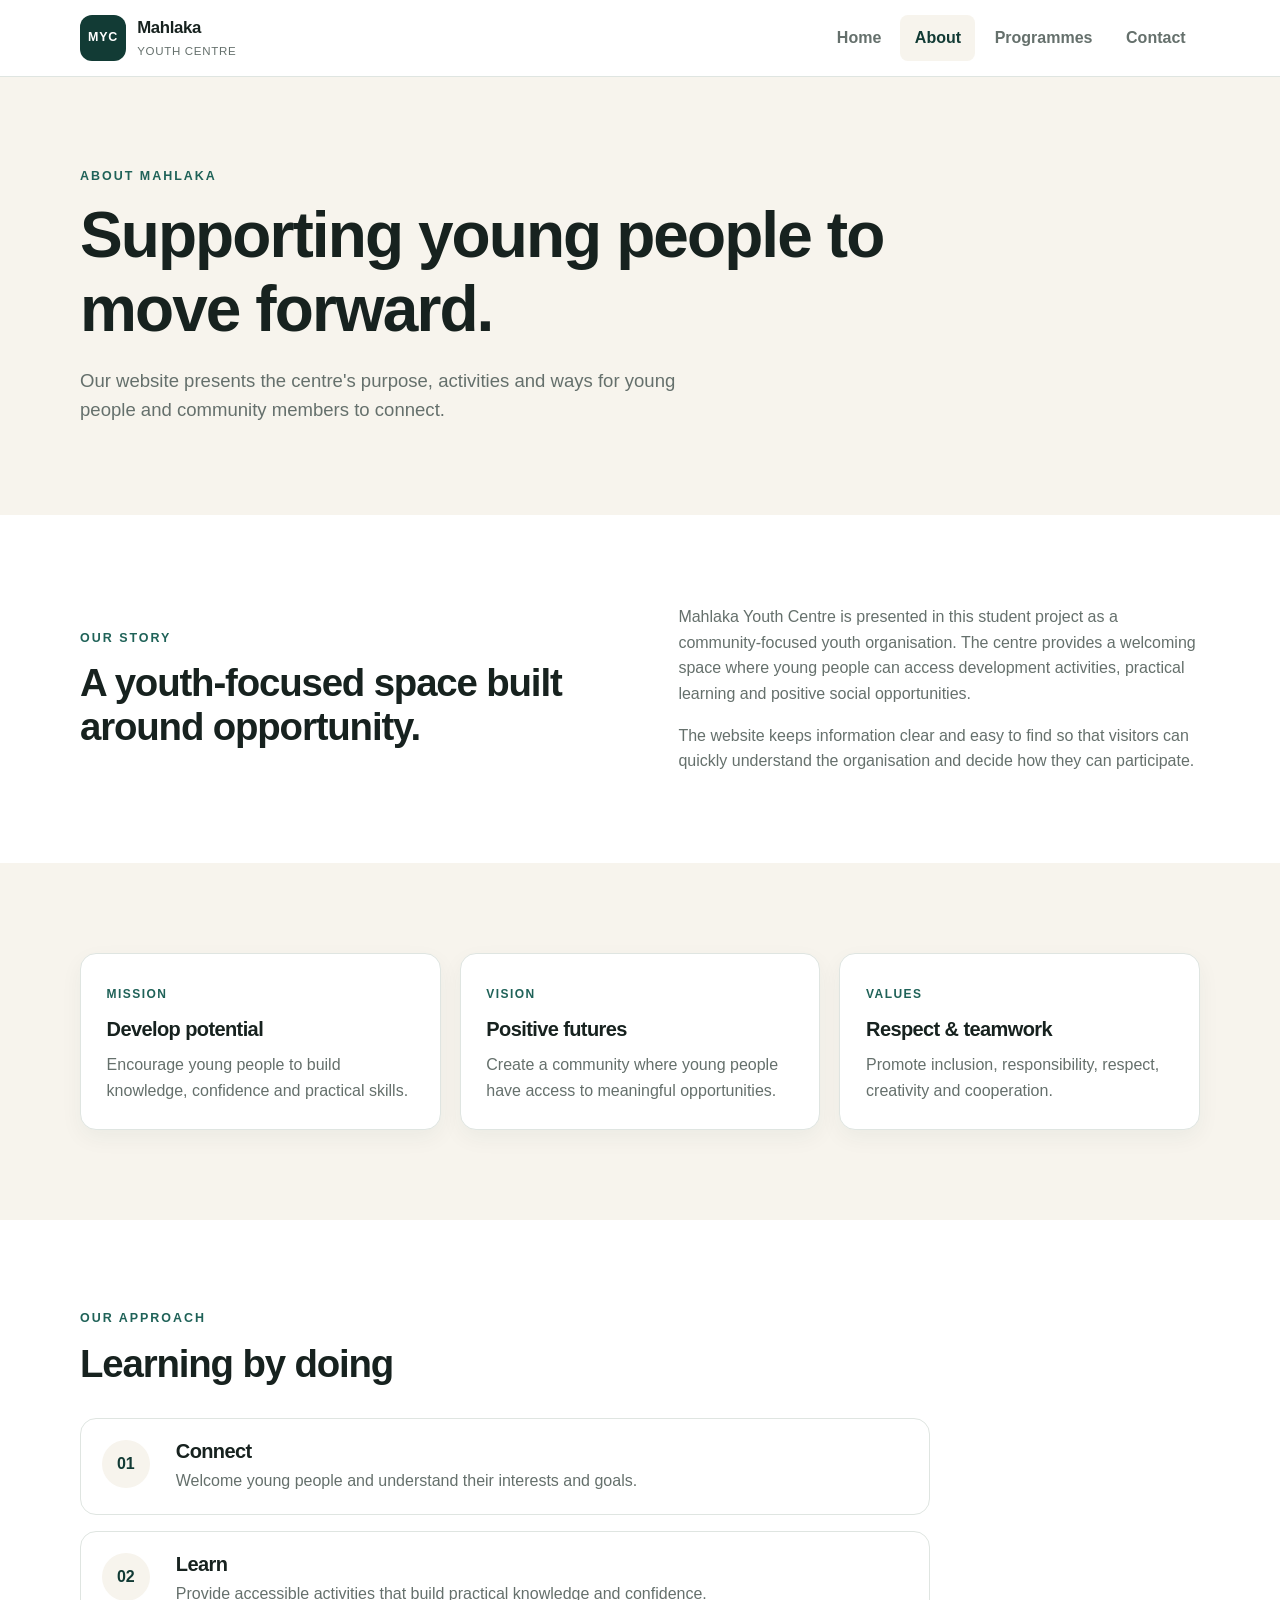
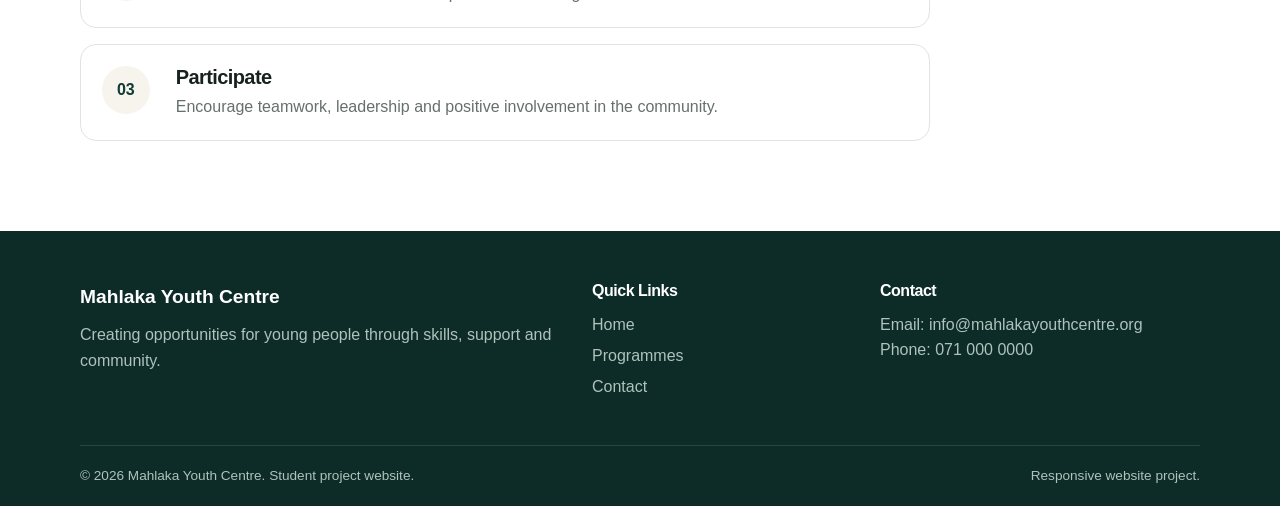
<file: about.html>
<!DOCTYPE html>
<html lang="en">
<head>
    <meta charset="UTF-8">
    <meta name="viewport" content="width=device-width, initial-scale=1.0">
    <meta name="description" content="Learn about Mahlaka Youth Centre and its youth development focus.">
    <title>About | Mahlaka Youth Centre</title>
    <link rel="stylesheet" href="style.css">
</head>
<body>
    <a class="skip-link" href="#main-content">Skip to main content</a>
    <header class="site-header">
        <div class="container nav-wrap">
            <a class="logo" href="index.html" aria-label="Mahlaka Youth Centre home">
                <span class="logo-mark">MYC</span>
                <span><strong>Mahlaka</strong><small>Youth Centre</small></span>
            </a>
            <button class="menu-toggle" id="menuToggle" aria-label="Toggle navigation menu" aria-expanded="false">
                <span></span><span></span><span></span>
            </button>
            <nav class="main-nav" id="mainNav" aria-label="Main navigation">
                <a href="index.html">Home</a>
                <a class="active" href="about.html">About</a>
                <a href="programmes.html">Programmes</a>
                <a href="contact.html">Contact</a>
            </nav>
        </div>
    </header>

    <main id="main-content">
        <section class="page-hero">
            <div class="container">
                <p class="eyebrow">ABOUT MAHLAKA</p>
                <h1>Supporting young people to move forward.</h1>
                <p>Our website presents the centre's purpose, activities and ways for young people and community members to connect.</p>
            </div>
        </section>

        <section class="section">
            <div class="container two-column about-layout">
                <div>
                    <p class="eyebrow">OUR STORY</p>
                    <h2>A youth-focused space built around opportunity.</h2>
                </div>
                <div>
                    <p>
                        Mahlaka Youth Centre is presented in this student project as a community-focused
                        youth organisation. The centre provides a welcoming space where young people can
                        access development activities, practical learning and positive social opportunities.
                    </p>
                    <p>
                        The website keeps information clear and easy to find so that visitors can quickly
                        understand the organisation and decide how they can participate.
                    </p>
                </div>
            </div>
        </section>

        <section class="section section-soft">
            <div class="container">
                <div class="card-grid values-grid">
                    <article class="info-card">
                        <span class="card-label">MISSION</span>
                        <h3>Develop potential</h3>
                        <p>Encourage young people to build knowledge, confidence and practical skills.</p>
                    </article>
                    <article class="info-card">
                        <span class="card-label">VISION</span>
                        <h3>Positive futures</h3>
                        <p>Create a community where young people have access to meaningful opportunities.</p>
                    </article>
                    <article class="info-card">
                        <span class="card-label">VALUES</span>
                        <h3>Respect & teamwork</h3>
                        <p>Promote inclusion, responsibility, respect, creativity and cooperation.</p>
                    </article>
                </div>
            </div>
        </section>

        <section class="section">
            <div class="container">
                <div class="section-heading">
                    <div>
                        <p class="eyebrow">OUR APPROACH</p>
                        <h2>Learning by doing</h2>
                    </div>
                </div>
                <div class="timeline">
                    <div class="timeline-item">
                        <span>01</span>
                        <div><h3>Connect</h3><p>Welcome young people and understand their interests and goals.</p></div>
                    </div>
                    <div class="timeline-item">
                        <span>02</span>
                        <div><h3>Learn</h3><p>Provide accessible activities that build practical knowledge and confidence.</p></div>
                    </div>
                    <div class="timeline-item">
                        <span>03</span>
                        <div><h3>Participate</h3><p>Encourage teamwork, leadership and positive involvement in the community.</p></div>
                    </div>
                </div>
            </div>
        </section>
    </main>

    <footer class="site-footer">
        <div class="container footer-grid">
            <div><div class="footer-brand">Mahlaka Youth Centre</div><p>Creating opportunities for young people through skills, support and community.</p></div>
            <div><h3>Quick Links</h3><a href="index.html">Home</a><a href="programmes.html">Programmes</a><a href="contact.html">Contact</a></div>
            <div><h3>Contact</h3><p>Email: info@mahlakayouthcentre.org</p><p>Phone: 071 000 0000</p></div>
        </div>
        <div class="container footer-bottom">
            <p>© <span id="year"></span> Mahlaka Youth Centre. Student project website.</p>
            <p>Responsive website project.</p>
        </div>
    </footer>
    <script src="script.js"></script>
</body>
</html>
</file>
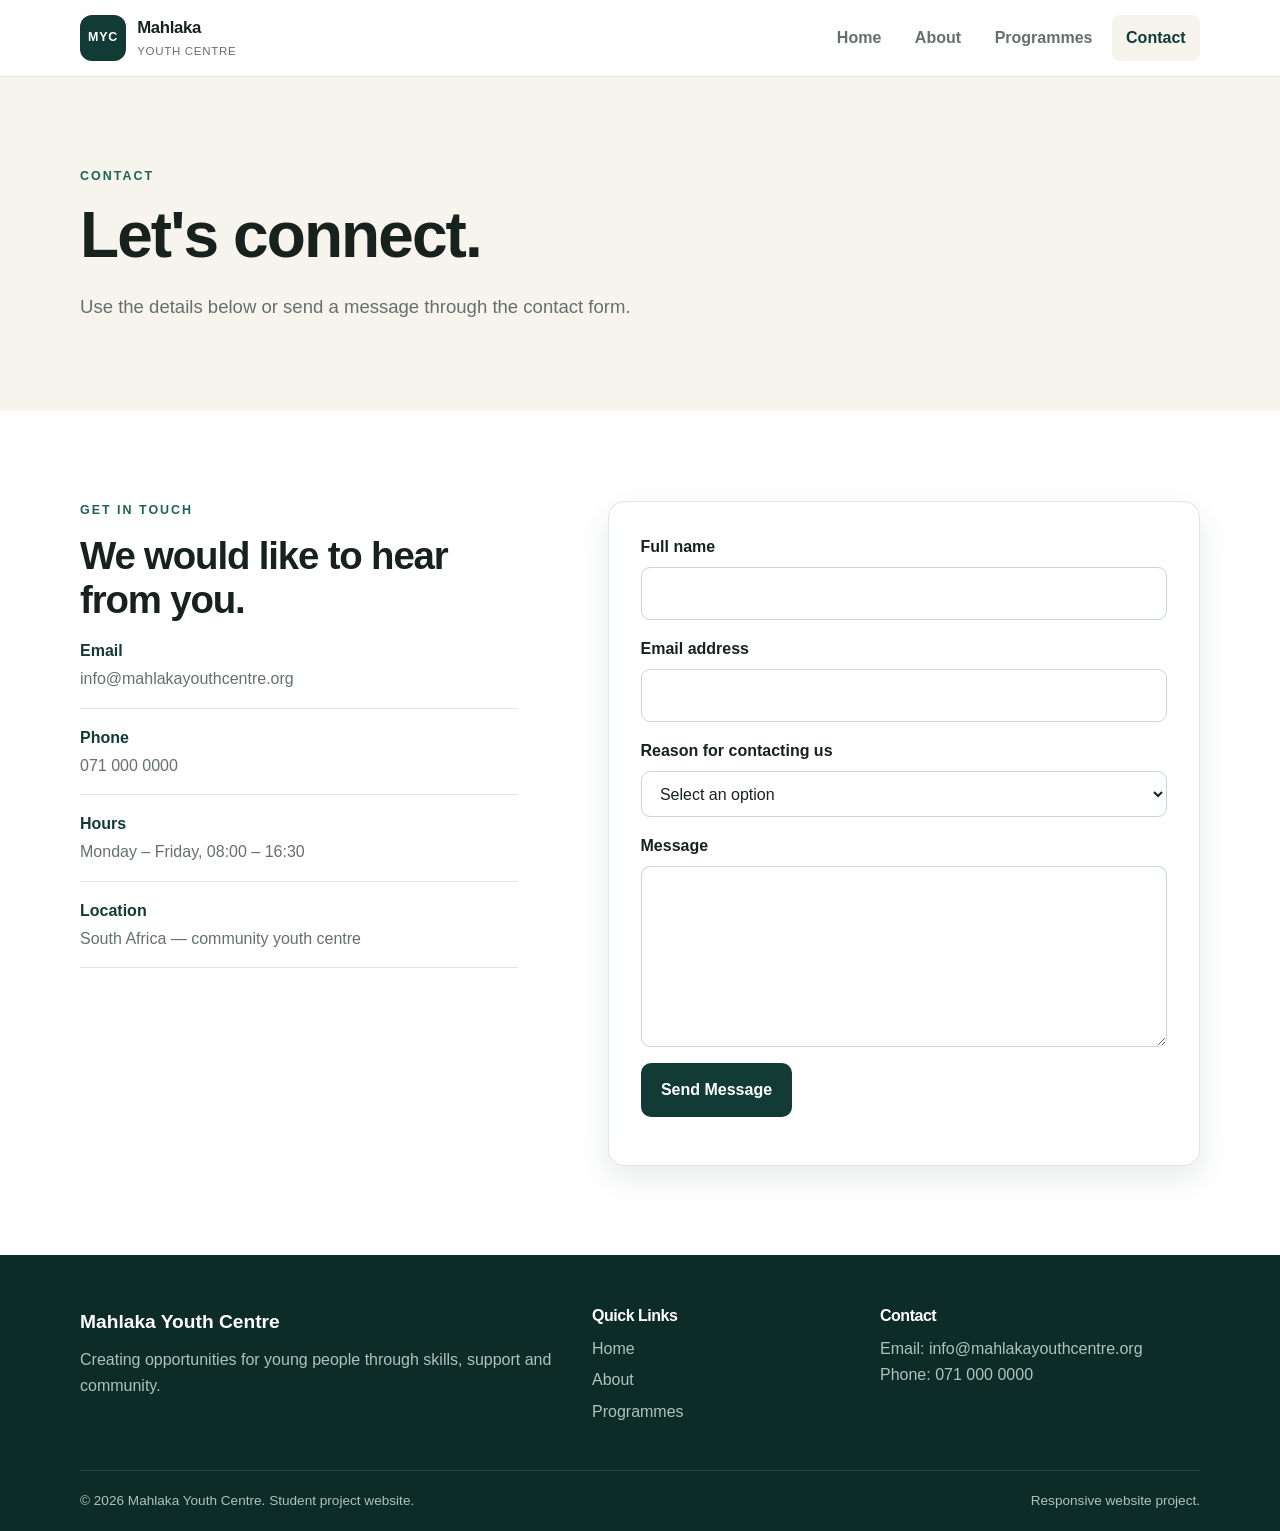
<file: contact.html>
<!DOCTYPE html>
<html lang="en">
<head>
    <meta charset="UTF-8">
    <meta name="viewport" content="width=device-width, initial-scale=1.0">
    <meta name="description" content="Contact Mahlaka Youth Centre.">
    <title>Contact | Mahlaka Youth Centre</title>
    <link rel="stylesheet" href="style.css">
</head>
<body>
    <a class="skip-link" href="#main-content">Skip to main content</a>
    <header class="site-header">
        <div class="container nav-wrap">
            <a class="logo" href="index.html" aria-label="Mahlaka Youth Centre home">
                <span class="logo-mark">MYC</span>
                <span><strong>Mahlaka</strong><small>Youth Centre</small></span>
            </a>
            <button class="menu-toggle" id="menuToggle" aria-label="Toggle navigation menu" aria-expanded="false">
                <span></span><span></span><span></span>
            </button>
            <nav class="main-nav" id="mainNav" aria-label="Main navigation">
                <a href="index.html">Home</a>
                <a href="about.html">About</a>
                <a href="programmes.html">Programmes</a>
                <a class="active" href="contact.html">Contact</a>
            </nav>
        </div>
    </header>

    <main id="main-content">
        <section class="page-hero">
            <div class="container">
                <p class="eyebrow">CONTACT</p>
                <h1>Let's connect.</h1>
                <p>Use the details below or send a message through the contact form.</p>
            </div>
        </section>

        <section class="section">
            <div class="container contact-grid">
                <div class="contact-details">
                    <p class="eyebrow">GET IN TOUCH</p>
                    <h2>We would like to hear from you.</h2>
                    <div class="contact-item"><strong>Email</strong><span>info@mahlakayouthcentre.org</span></div>
                    <div class="contact-item"><strong>Phone</strong><span>071 000 0000</span></div>
                    <div class="contact-item"><strong>Hours</strong><span>Monday – Friday, 08:00 – 16:30</span></div>
                    <div class="contact-item"><strong>Location</strong><span>South Africa — community youth centre</span></div>
                </div>

                <form class="contact-form" id="contactForm">
                    <div class="form-row">
                        <label for="name">Full name</label>
                        <input id="name" name="name" type="text" autocomplete="name" required>
                    </div>
                    <div class="form-row">
                        <label for="email">Email address</label>
                        <input id="email" name="email" type="email" autocomplete="email" required>
                    </div>
                    <div class="form-row">
                        <label for="topic">Reason for contacting us</label>
                        <select id="topic" name="topic" required>
                            <option value="">Select an option</option>
                            <option>Programme information</option>
                            <option>Volunteering</option>
                            <option>Partnership</option>
                            <option>General enquiry</option>
                        </select>
                    </div>
                    <div class="form-row">
                        <label for="message">Message</label>
                        <textarea id="message" name="message" rows="6" required></textarea>
                    </div>
                    <button class="btn btn-primary" type="submit">Send Message</button>
                    <p class="form-message" id="formMessage" role="status"></p>
                </form>
            </div>
        </section>
    </main>

    <footer class="site-footer">
        <div class="container footer-grid">
            <div><div class="footer-brand">Mahlaka Youth Centre</div><p>Creating opportunities for young people through skills, support and community.</p></div>
            <div><h3>Quick Links</h3><a href="index.html">Home</a><a href="about.html">About</a><a href="programmes.html">Programmes</a></div>
            <div><h3>Contact</h3><p>Email: info@mahlakayouthcentre.org</p><p>Phone: 071 000 0000</p></div>
        </div>
        <div class="container footer-bottom">
            <p>© <span id="year"></span> Mahlaka Youth Centre. Student project website.</p>
            <p>Responsive website project.</p>
        </div>
    </footer>
    <script src="script.js"></script>
</body>
</html>
</file>
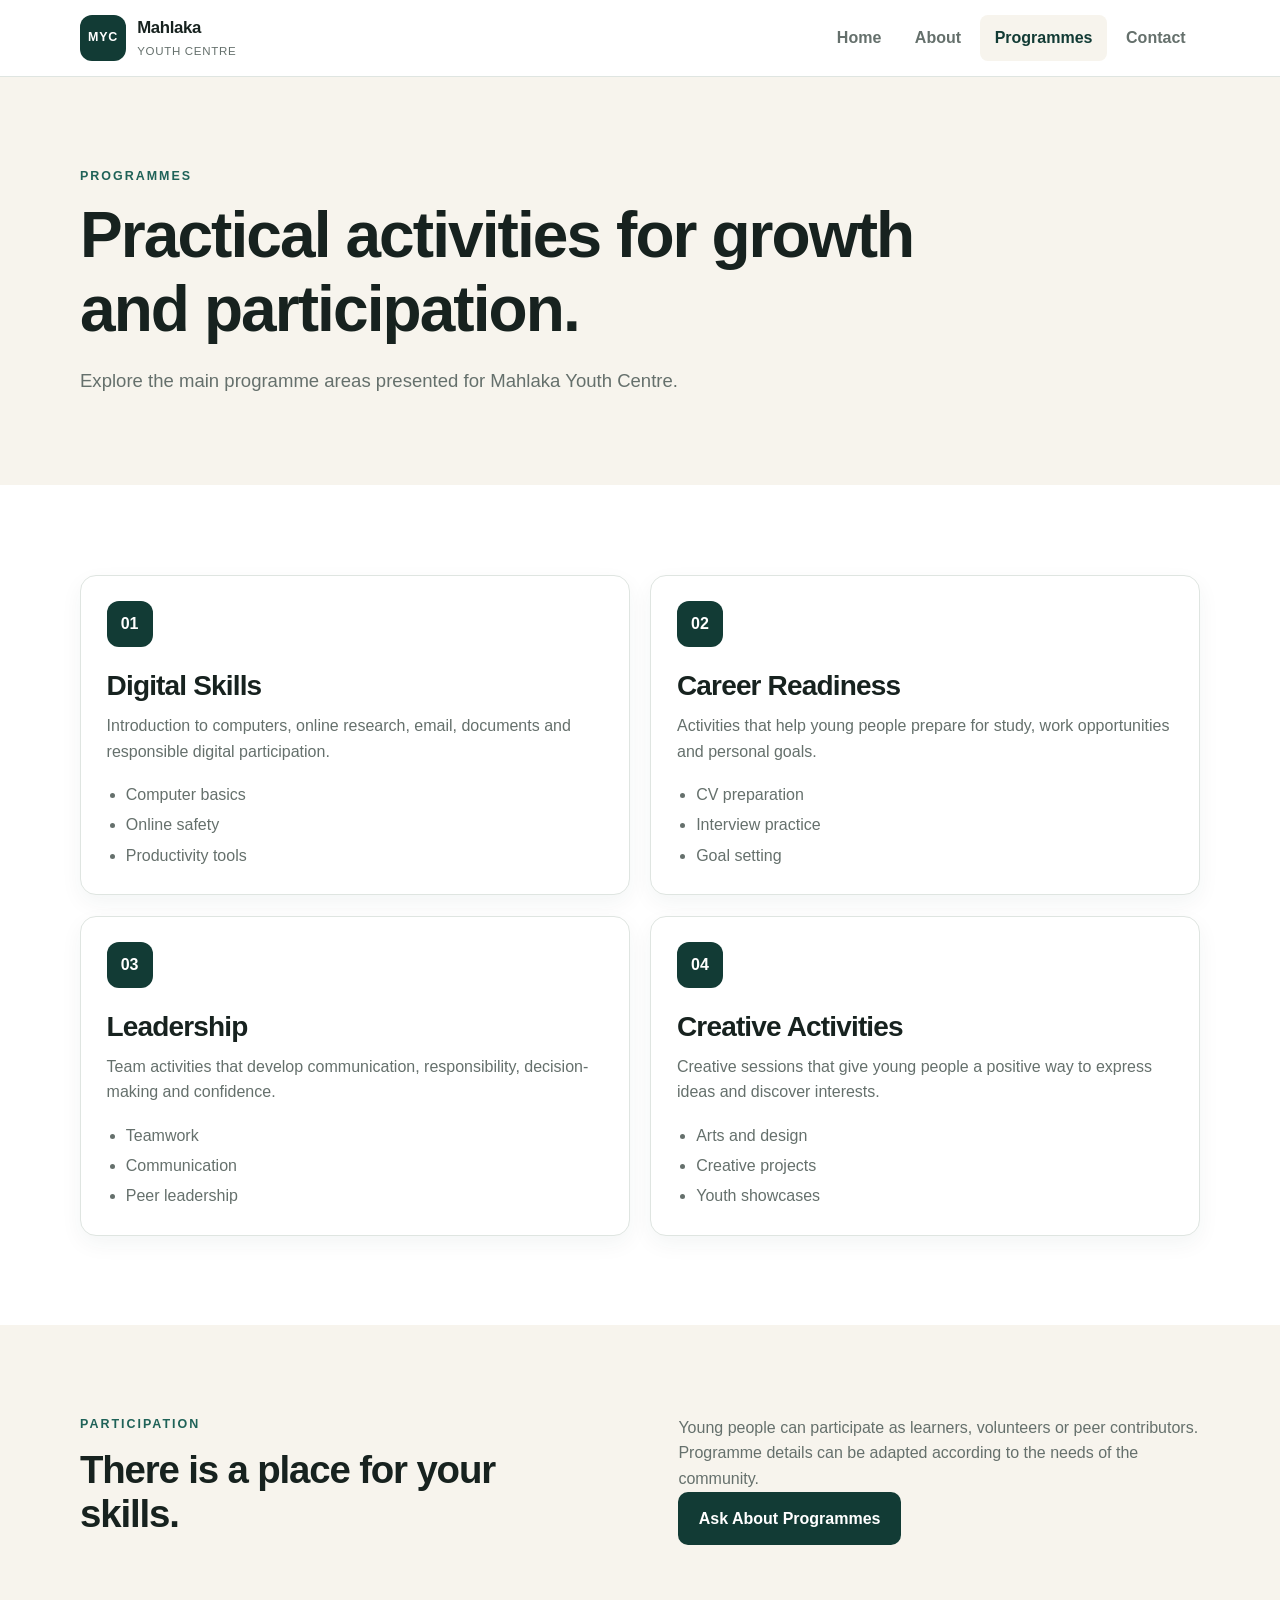
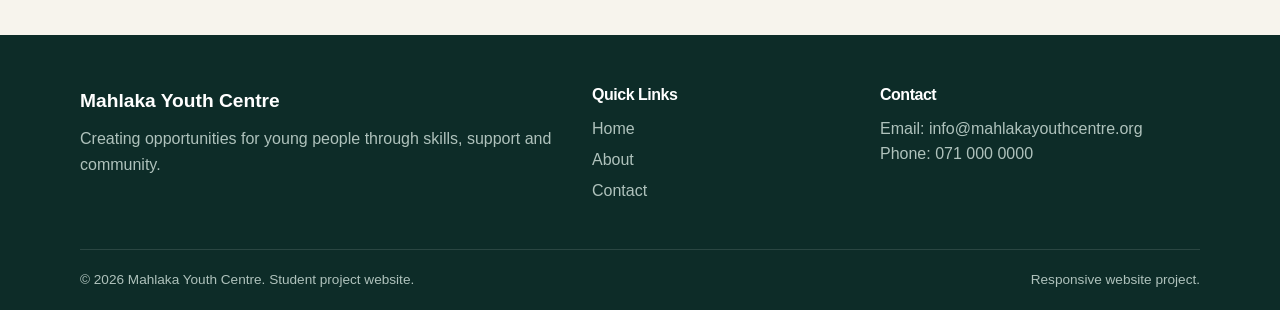
<file: programmes.html>
<!DOCTYPE html>
<html lang="en">
<head>
    <meta charset="UTF-8">
    <meta name="viewport" content="width=device-width, initial-scale=1.0">
    <meta name="description" content="Mahlaka Youth Centre programmes and activities.">
    <title>Programmes | Mahlaka Youth Centre</title>
    <link rel="stylesheet" href="style.css">
</head>
<body>
    <a class="skip-link" href="#main-content">Skip to main content</a>
    <header class="site-header">
        <div class="container nav-wrap">
            <a class="logo" href="index.html" aria-label="Mahlaka Youth Centre home">
                <span class="logo-mark">MYC</span>
                <span><strong>Mahlaka</strong><small>Youth Centre</small></span>
            </a>
            <button class="menu-toggle" id="menuToggle" aria-label="Toggle navigation menu" aria-expanded="false">
                <span></span><span></span><span></span>
            </button>
            <nav class="main-nav" id="mainNav" aria-label="Main navigation">
                <a href="index.html">Home</a>
                <a href="about.html">About</a>
                <a class="active" href="programmes.html">Programmes</a>
                <a href="contact.html">Contact</a>
            </nav>
        </div>
    </header>

    <main id="main-content">
        <section class="page-hero">
            <div class="container">
                <p class="eyebrow">PROGRAMMES</p>
                <h1>Practical activities for growth and participation.</h1>
                <p>Explore the main programme areas presented for Mahlaka Youth Centre.</p>
            </div>
        </section>

        <section class="section">
            <div class="container programme-grid">
                <article class="programme-card">
                    <div class="programme-number">01</div>
                    <h2>Digital Skills</h2>
                    <p>Introduction to computers, online research, email, documents and responsible digital participation.</p>
                    <ul><li>Computer basics</li><li>Online safety</li><li>Productivity tools</li></ul>
                </article>
                <article class="programme-card">
                    <div class="programme-number">02</div>
                    <h2>Career Readiness</h2>
                    <p>Activities that help young people prepare for study, work opportunities and personal goals.</p>
                    <ul><li>CV preparation</li><li>Interview practice</li><li>Goal setting</li></ul>
                </article>
                <article class="programme-card">
                    <div class="programme-number">03</div>
                    <h2>Leadership</h2>
                    <p>Team activities that develop communication, responsibility, decision-making and confidence.</p>
                    <ul><li>Teamwork</li><li>Communication</li><li>Peer leadership</li></ul>
                </article>
                <article class="programme-card">
                    <div class="programme-number">04</div>
                    <h2>Creative Activities</h2>
                    <p>Creative sessions that give young people a positive way to express ideas and discover interests.</p>
                    <ul><li>Arts and design</li><li>Creative projects</li><li>Youth showcases</li></ul>
                </article>
            </div>
        </section>

        <section class="section section-soft">
            <div class="container two-column">
                <div>
                    <p class="eyebrow">PARTICIPATION</p>
                    <h2>There is a place for your skills.</h2>
                </div>
                <div>
                    <p>
                        Young people can participate as learners, volunteers or peer contributors.
                        Programme details can be adapted according to the needs of the community.
                    </p>
                    <a class="btn btn-primary" href="contact.html">Ask About Programmes</a>
                </div>
            </div>
        </section>
    </main>

    <footer class="site-footer">
        <div class="container footer-grid">
            <div><div class="footer-brand">Mahlaka Youth Centre</div><p>Creating opportunities for young people through skills, support and community.</p></div>
            <div><h3>Quick Links</h3><a href="index.html">Home</a><a href="about.html">About</a><a href="contact.html">Contact</a></div>
            <div><h3>Contact</h3><p>Email: info@mahlakayouthcentre.org</p><p>Phone: 071 000 0000</p></div>
        </div>
        <div class="container footer-bottom">
            <p>© <span id="year"></span> Mahlaka Youth Centre. Student project website.</p>
            <p>Responsive website project.</p>
        </div>
    </footer>
    <script src="script.js"></script>
</body>
</html>
</file>
<file: style.css>
/* 
   Mahlaka Youth Centre
   External stylesheet for the responsive desktop solution.
   CSS reset + base styles + layout + responsive breakpoints.
*/

:root {
    --primary: #123b35;
    --primary-light: #1f6258;
    --accent: #e8b84a;
    --cream: #f7f4ed;
    --paper: #ffffff;
    --ink: #17221f;
    --muted: #65706c;
    --border: #dfe5e1;
    --shadow: 0 12px 30px rgba(18, 59, 53, 0.10);
    --radius: 16px;
    --container: 1120px;
}

/* 2.2 CSS reset / base style */
* {
    box-sizing: border-box;
    margin: 0;
    padding: 0;
}

html {
    scroll-behavior: smooth;
    font-size: 100%;
}

body {
    font-family: "Trebuchet MS", Arial, sans-serif;
    color: var(--ink);
    background: var(--paper);
    line-height: 1.6;
}

img {
    display: block;
    max-width: 100%;
    height: auto;
}

a {
    color: inherit;
    text-decoration: none;
}

button,
input,
select,
textarea {
    font: inherit;
}

button,
a {
    -webkit-tap-highlight-color: transparent;
}

:focus-visible {
    outline: 3px solid var(--accent);
    outline-offset: 3px;
}

.container {
    width: min(92%, var(--container));
    margin-inline: auto;
}

.site-header {
    position: sticky;
    top: 0;
    z-index: 100;
    background: rgba(255, 255, 255, 0.96);
    border-bottom: 1px solid var(--border);
    backdrop-filter: blur(10px);
}

.nav-wrap {
    min-height: 76px;
    display: flex;
    align-items: center;
    justify-content: space-between;
    gap: 2rem;
}

.logo {
    display: inline-flex;
    align-items: center;
    gap: 0.7rem;
    font-size: 1rem;
}

.logo-mark {
    width: 46px;
    height: 46px;
    display: grid;
    place-items: center;
    background: var(--primary);
    color: #fff;
    border-radius: 12px;
    font-size: 0.78rem;
    font-weight: 800;
    letter-spacing: 0.06em;
}

.logo strong,
.logo small {
    display: block;
}

.logo strong {
    font-size: 1.05rem;
    letter-spacing: -0.02em;
}

.logo small {
    color: var(--muted);
    font-size: 0.72rem;
    letter-spacing: 0.06em;
    text-transform: uppercase;
}

.main-nav {
    display: flex;
    align-items: center;
    gap: 0.3rem;
}

.main-nav a {
    padding: 0.65rem 0.9rem;
    color: var(--muted);
    border-radius: 8px;
    font-weight: 700;
    transition: 0.2s ease;
}

.main-nav a:hover,
.main-nav a:focus,
.main-nav a.active {
    color: var(--primary);
    background: var(--cream);
}

.menu-toggle {
    display: none;
    border: 0;
    background: transparent;
    cursor: pointer;
    padding: 0.4rem;
}

.menu-toggle span {
    width: 27px;
    height: 3px;
    margin: 4px 0;
    display: block;
    background: var(--primary);
    border-radius: 5px;
}

.hero {
    background: var(--cream);
    padding: clamp(3rem, 7vw, 6.5rem) 0;
}

.hero-grid {
    display: grid;
    grid-template-columns: 1.05fr 0.95fr;
    align-items: center;
    gap: clamp(2rem, 5vw, 5rem);
}

.hero-content {
    max-width: 680px;
}

.eyebrow {
    color: var(--primary-light);
    font-size: 0.78rem;
    font-weight: 900;
    letter-spacing: 0.16em;
    text-transform: uppercase;
    margin-bottom: 0.8rem;
}

h1,
h2,
h3 {
    line-height: 1.15;
    letter-spacing: -0.03em;
}

h1 {
    font-size: clamp(2.4rem, 5vw, 4.6rem);
    max-width: 760px;
}

h2 {
    font-size: clamp(1.8rem, 3vw, 2.8rem);
}

h3 {
    font-size: 1.25rem;
}

.hero-text,
.page-hero p:not(.eyebrow) {
    color: var(--muted);
    font-size: clamp(1rem, 1.5vw, 1.16rem);
    max-width: 650px;
    margin-top: 1.2rem;
}

.hero-actions {
    display: flex;
    flex-wrap: wrap;
    gap: 0.8rem;
    margin-top: 1.7rem;
}

.btn {
    display: inline-flex;
    align-items: center;
    justify-content: center;
    min-height: 48px;
    padding: 0.75rem 1.15rem;
    border: 2px solid transparent;
    border-radius: 10px;
    font-weight: 800;
    cursor: pointer;
    transition: transform 0.2s ease, box-shadow 0.2s ease, background 0.2s ease;
}

.btn:hover,
.btn:focus {
    transform: translateY(-2px);
    box-shadow: var(--shadow);
}

.btn-primary {
    background: var(--primary);
    color: #fff;
}

.btn-primary:hover,
.btn-primary:focus {
    background: var(--primary-light);
}

.btn-outline {
    border-color: var(--primary);
    color: var(--primary);
    background: transparent;
}

.btn-light {
    background: #fff;
    color: var(--primary);
}

.hero-image-card {
    overflow: hidden;
    border-radius: 24px;
    box-shadow: var(--shadow);
    background: #dfeae6;
}

.hero-image-card img {
    width: 100%;
    aspect-ratio: 1 / 0.9;
    object-fit: cover;
}

.section {
    padding: clamp(3.5rem, 7vw, 6.5rem) 0;
}

.section-soft {
    background: var(--cream);
}

.two-column {
    display: grid;
    grid-template-columns: 1fr 1fr;
    gap: clamp(2rem, 6vw, 6rem);
    align-items: start;
}

.two-column > div:last-child {
    color: var(--muted);
}

.two-column p + p {
    margin-top: 1rem;
}

.text-link {
    display: inline-block;
    margin-top: 1.1rem;
    color: var(--primary);
    font-weight: 900;
}

.section-heading {
    display: flex;
    justify-content: space-between;
    gap: 2rem;
    align-items: end;
    margin-bottom: 2rem;
}

.section-heading > p {
    color: var(--muted);
    max-width: 470px;
}

.card-grid {
    display: grid;
    grid-template-columns: repeat(3, 1fr);
    gap: 1.2rem;
}

.info-card,
.programme-card {
    background: #fff;
    border: 1px solid var(--border);
    border-radius: var(--radius);
    padding: 1.6rem;
    box-shadow: 0 8px 22px rgba(18, 59, 53, 0.05);
    transition: transform 0.2s ease, box-shadow 0.2s ease;
}

.info-card:hover,
.programme-card:hover {
    transform: translateY(-4px);
    box-shadow: var(--shadow);
}

.info-card p,
.programme-card p,
.programme-card li {
    color: var(--muted);
}

.info-card p {
    margin-top: 0.7rem;
}

.icon,
.programme-number {
    width: 46px;
    height: 46px;
    display: grid;
    place-items: center;
    margin-bottom: 1.4rem;
    border-radius: 12px;
    background: var(--primary);
    color: #fff;
    font-weight: 900;
}

.callout {
    background: var(--primary);
    color: #fff;
}

.callout-inner {
    display: flex;
    align-items: center;
    justify-content: space-between;
    gap: 2rem;
}

.callout .eyebrow {
    color: var(--accent);
}

.page-hero {
    background: var(--cream);
    padding: clamp(3.5rem, 7vw, 6rem) 0;
}

.page-hero h1 {
    max-width: 850px;
}

.about-layout {
    align-items: center;
}

.values-grid {
    grid-template-columns: repeat(3, 1fr);
}

.card-label {
    display: inline-block;
    margin-bottom: 0.9rem;
    color: var(--primary-light);
    font-size: 0.75rem;
    font-weight: 900;
    letter-spacing: 0.12em;
}

.timeline {
    max-width: 850px;
    display: grid;
    gap: 1rem;
}

.timeline-item {
    display: grid;
    grid-template-columns: 58px 1fr;
    gap: 1rem;
    padding: 1.3rem;
    border: 1px solid var(--border);
    border-radius: var(--radius);
}

.timeline-item > span {
    width: 48px;
    height: 48px;
    display: grid;
    place-items: center;
    background: var(--cream);
    color: var(--primary);
    border-radius: 50%;
    font-weight: 900;
}

.timeline-item p {
    color: var(--muted);
    margin-top: 0.3rem;
}

.programme-grid {
    display: grid;
    grid-template-columns: repeat(2, 1fr);
    gap: 1.3rem;
}

.programme-card {
    min-height: 280px;
}

.programme-card h2 {
    font-size: 1.75rem;
    margin-bottom: 0.7rem;
}

.programme-card ul {
    margin-top: 1.1rem;
    padding-left: 1.2rem;
}

.programme-card li + li {
    margin-top: 0.3rem;
}

.contact-grid {
    display: grid;
    grid-template-columns: 0.85fr 1.15fr;
    gap: clamp(2rem, 7vw, 7rem);
}

.contact-details h2 {
    max-width: 520px;
}

.contact-item {
    display: grid;
    gap: 0.15rem;
    padding: 1rem 0;
    border-bottom: 1px solid var(--border);
}

.contact-item strong {
    color: var(--primary);
}

.contact-item span {
    color: var(--muted);
}

.contact-form {
    padding: clamp(1.3rem, 4vw, 2rem);
    border: 1px solid var(--border);
    border-radius: var(--radius);
    box-shadow: var(--shadow);
}

.form-row {
    display: grid;
    gap: 0.45rem;
    margin-bottom: 1rem;
}

.form-row label {
    font-weight: 800;
}

.form-row input,
.form-row select,
.form-row textarea {
    width: 100%;
    border: 1px solid #cbd5d1;
    border-radius: 9px;
    padding: 0.8rem 0.9rem;
    background: #fff;
    color: var(--ink);
}

.form-row input:hover,
.form-row select:hover,
.form-row textarea:hover {
    border-color: var(--primary-light);
}

.form-row input:focus,
.form-row select:focus,
.form-row textarea:focus {
    outline: 3px solid rgba(232, 184, 74, 0.3);
    border-color: var(--primary);
}

.form-message {
    margin-top: 1rem;
    color: var(--primary-light);
    font-weight: 700;
}

.site-footer {
    background: #0d2c28;
    color: #dce8e4;
    padding-top: 3.2rem;
}

.footer-grid {
    display: grid;
    grid-template-columns: 1.5fr 0.8fr 1fr;
    gap: 2rem;
    padding-bottom: 2.5rem;
}

.footer-brand {
    color: #fff;
    font-size: 1.2rem;
    font-weight: 900;
    margin-bottom: 0.6rem;
}

.site-footer p {
    color: #afc2bc;
}

.footer-grid h3 {
    color: #fff;
    font-size: 1rem;
    margin-bottom: 0.7rem;
}

.footer-grid a {
    display: block;
    color: #afc2bc;
    margin: 0.35rem 0;
}

.footer-grid a:hover,
.footer-grid a:focus {
    color: #fff;
}

.footer-bottom {
    display: flex;
    justify-content: space-between;
    gap: 1rem;
    padding: 1.2rem 0;
    border-top: 1px solid rgba(255, 255, 255, 0.12);
    font-size: 0.85rem;
}

/* 3.1 Desktop/tablet breakpoint */
@media (max-width: 900px) {
    .hero-grid,
    .contact-grid {
        grid-template-columns: 1fr;
    }

    .hero-image-card {
        max-width: 720px;
    }

    .card-grid {
        grid-template-columns: repeat(2, 1fr);
    }

    .footer-grid {
        grid-template-columns: 1fr 1fr;
    }
}

/* 3.1 Mobile breakpoint: multi-column layouts become one column */
@media (max-width: 680px) {
    .nav-wrap {
        min-height: 68px;
    }

    .menu-toggle {
        display: block;
    }

    .main-nav {
        position: absolute;
        left: 0;
        right: 0;
        top: 68px;
        display: none;
        flex-direction: column;
        align-items: stretch;
        padding: 0.8rem 4%;
        background: #fff;
        border-bottom: 1px solid var(--border);
        box-shadow: var(--shadow);
    }

    .main-nav.open {
        display: flex;
    }

    .main-nav a {
        padding: 0.9rem;
    }

    .hero-actions,
    .callout-inner,
    .section-heading,
    .footer-bottom {
        flex-direction: column;
        align-items: flex-start;
    }

    .hero {
        padding-top: 3.2rem;
    }

    .two-column,
    .programme-grid,
    .card-grid,
    .values-grid,
    .footer-grid {
        grid-template-columns: 1fr;
    }

    .footer-grid {
        gap: 1.5rem;
    }

    .btn {
        width: 100%;
    }

    .hero-actions .btn {
        width: 100%;
    }

    h1 {
        font-size: clamp(2.2rem, 12vw, 3.4rem);
    }
}

/* Extra-small screens */
@media (max-width: 420px) {
    .logo-mark {
        width: 40px;
        height: 40px;
        font-size: 0.7rem;
    }

    .logo strong {
        font-size: 0.95rem;
    }

    .hero-image-card {
        border-radius: 16px;
    }

    .contact-form {
        padding: 1rem;
    }
}


/* Part 2 accessibility improvements */
.skip-link { position:absolute; top:-100px; left:1rem; z-index:1000; padding:.8rem 1rem; background:#102b52; color:#fff; border-radius:.35rem; font-weight:700; }
.skip-link:focus { top:1rem; }
a:focus-visible, button:focus-visible, input:focus-visible, textarea:focus-visible, select:focus-visible { outline:3px solid #f2b544; outline-offset:3px; }
@media (prefers-reduced-motion: reduce) { *, *::before, *::after { scroll-behavior:auto !important; animation-duration:.01ms !important; animation-iteration-count:1 !important; transition-duration:.01ms !important; } }
</file>
